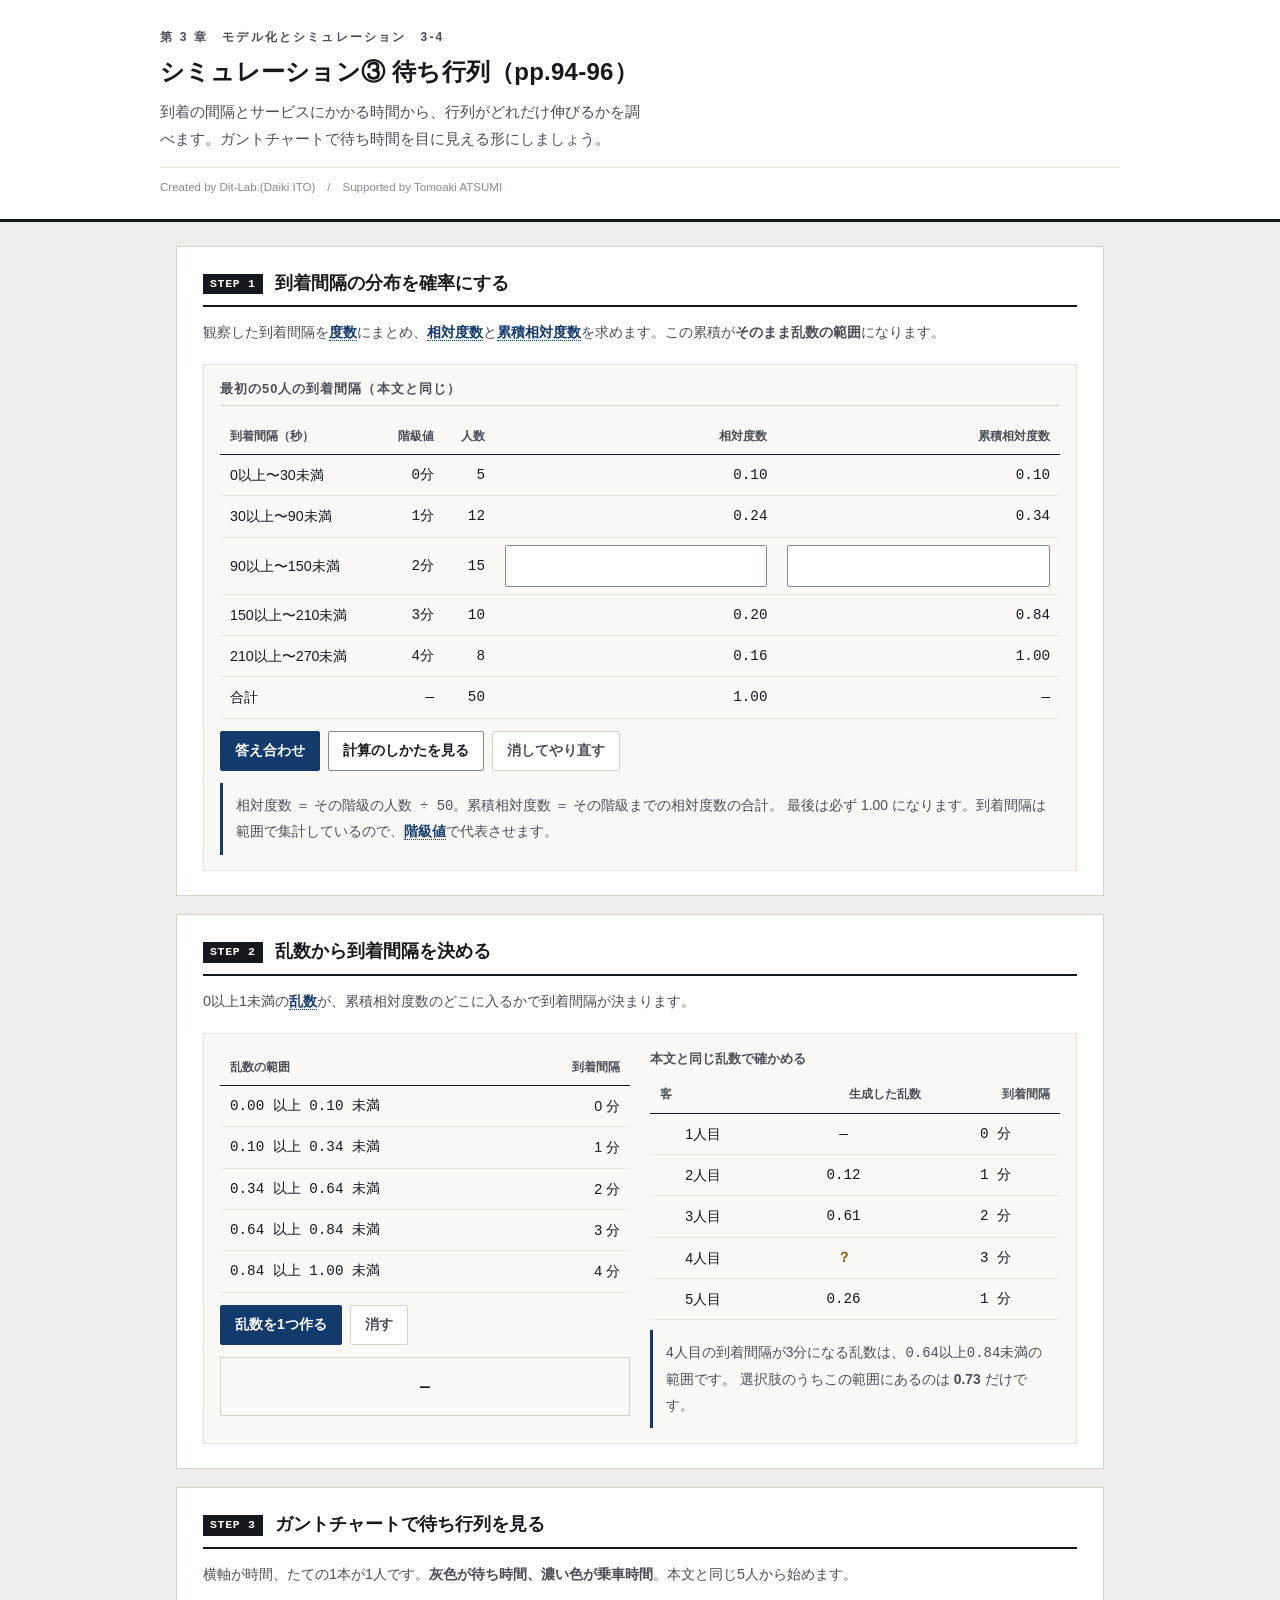
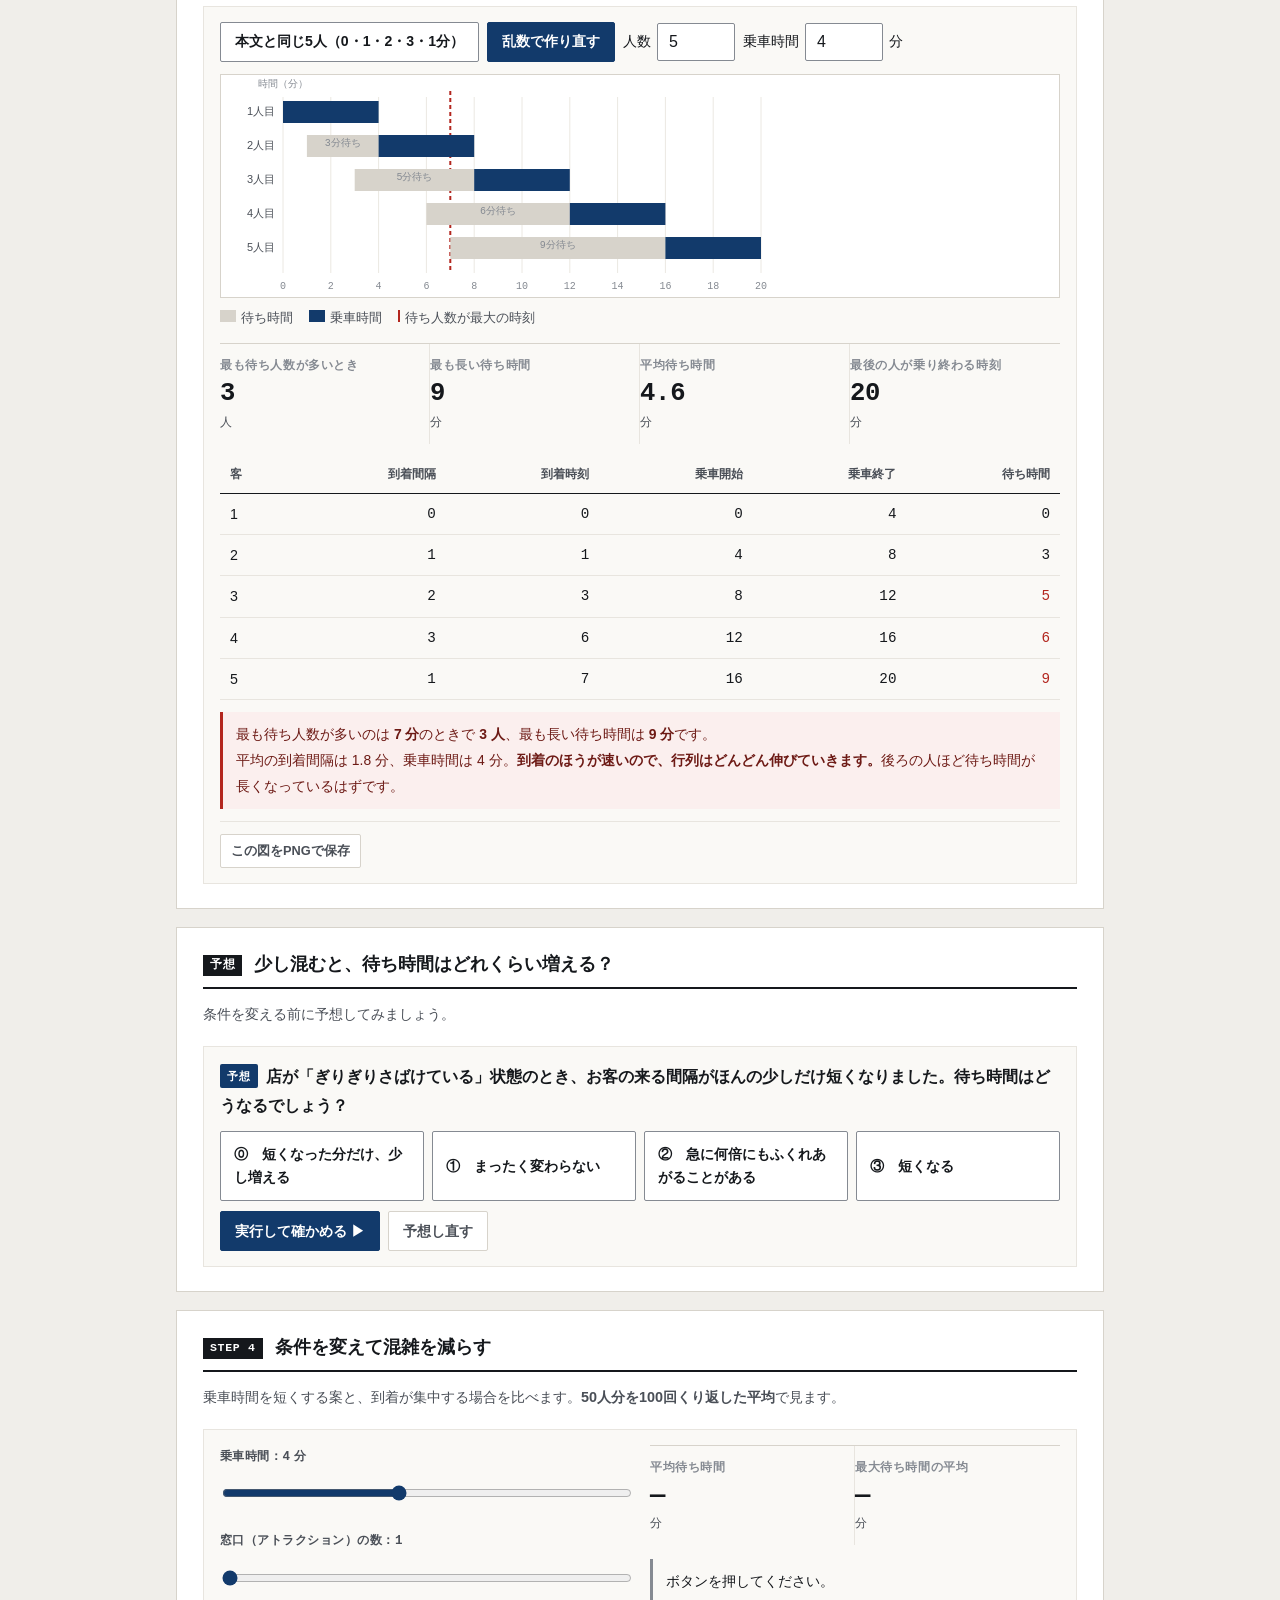
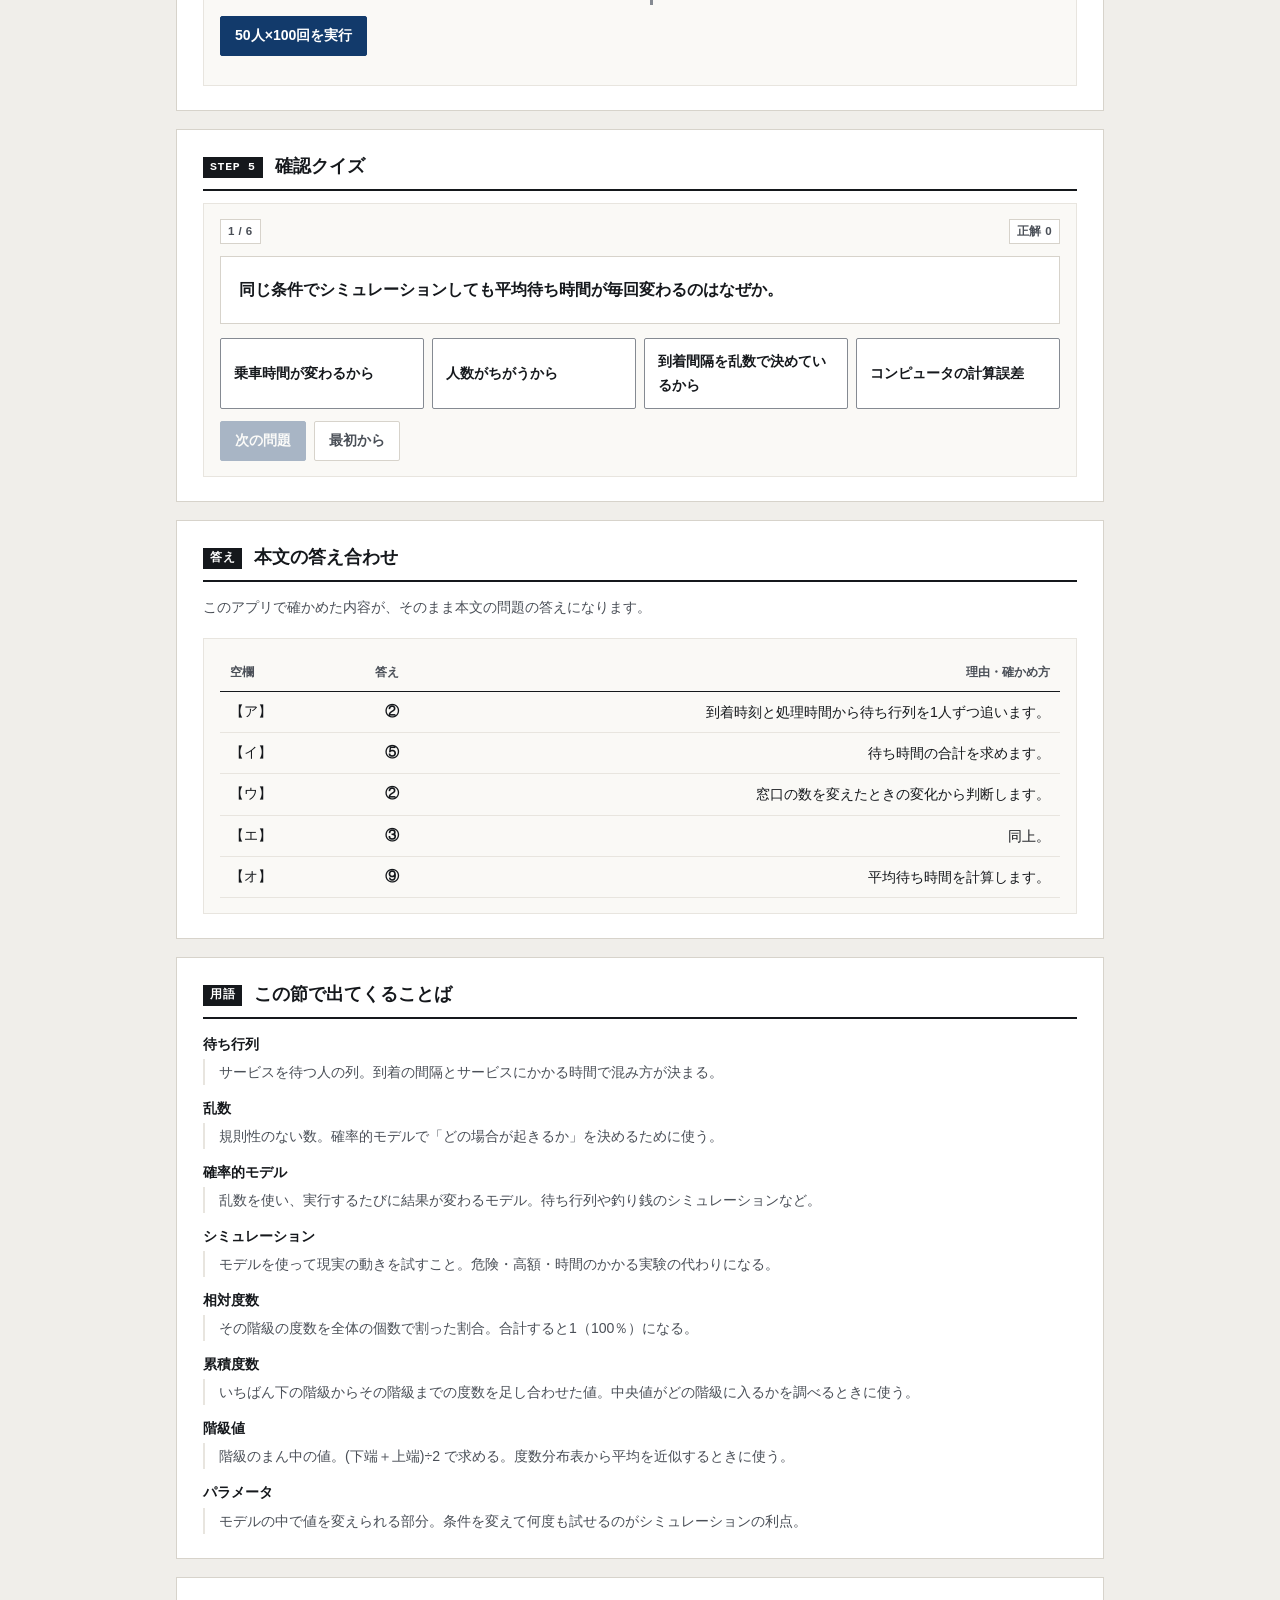
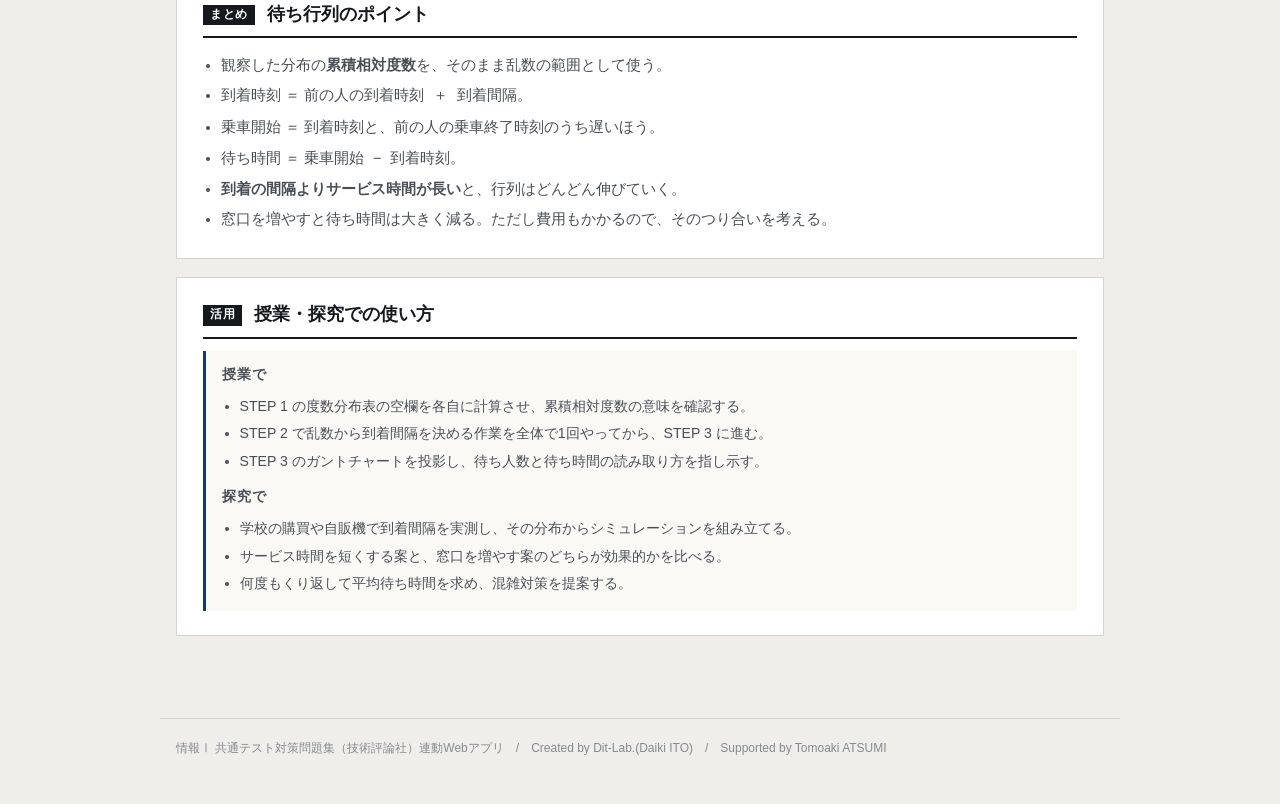
<file: index.html>
<!DOCTYPE html>
<html lang="ja">
<head>
<meta charset="UTF-8">
<meta name="viewport" content="width=device-width, initial-scale=1.0">
<title>シミュレーション③ 待ち行列｜情報Ⅰ共通テスト対策問題集</title>
<meta name="description" content="到着の間隔とサービスにかかる時間から、行列がどれだけ伸びるかを調べます。ガントチャートで待ち時間を目に見える形にしましょう。">
<link rel="icon" href="data:image/svg+xml,%3Csvg xmlns=%22http://www.w3.org/2000/svg%22 viewBox=%220 0 32 32%22%3E%3Crect width=%2232%22 height=%2232%22 fill=%22%2315181c%22/%3E%3Ctext x=%2216%22 y=%2222%22 font-size=%2218%22 font-family=%22monospace%22 fill=%22%23fff%22 text-anchor=%22middle%22%3E01%3C/text%3E%3C/svg%3E">
<link rel="stylesheet" href="css/style.css?v=bdbb3cb0">
<link rel="stylesheet" href="css/app.css?v=5020e90a">
</head>
<body>

<header class="app-header">
  <div class="inner">
    <span class="eyebrow">第 3 章　モデル化とシミュレーション　3-4</span>
    <h1>シミュレーション③ 待ち行列（pp.94-96）</h1>
    <p class="lead">到着の間隔とサービスにかかる時間から、行列がどれだけ伸びるかを調べます。ガントチャートで待ち時間を目に見える形にしましょう。</p>
    <p class="credit">Created by Dit-Lab.(Daiki ITO)　/　Supported by Tomoaki ATSUMI</p>
  </div>
</header>

<main class="wrap">
  <section class="step" id="step1">
    <h2><span class="no">STEP 1</span>到着間隔の分布を確率にする</h2>
    <p class="desc">観察した到着間隔を<span class="term" data-t="度数">度数</span>にまとめ、<span class="term" data-t="相対度数">相対度数</span>と<span class="term" data-t="累積度数">累積相対度数</span>を求めます。この累積が<strong>そのまま乱数の範囲</strong>になります。</p>

    <div class="panel">
      <h3>最初の50人の到着間隔（本文と同じ）</h3>
      <div class="tbl-scroll"><table class="tbl" id="arrTable"></table></div>
      <div class="btn-row" style="margin-top:12px">
        <button class="btn primary" id="checkArr">答え合わせ</button>
        <button class="btn" id="showArr">計算のしかたを見る</button>
        <button class="btn ghost" id="resetArr">消してやり直す</button>
      </div>
      <div class="note" id="arrFb" hidden style="margin-top:12px"></div>
      <div class="note info" style="margin-top:12px">
        相対度数 ＝ <span class="mono">その階級の人数 ÷ 50</span>。累積相対度数 ＝ <span class="mono">その階級までの相対度数の合計</span>。
        最後は必ず 1.00 になります。到着間隔は範囲で集計しているので、<span class="term" data-t="階級値">階級値</span>で代表させます。
      </div>
    </div>
  </section>

  <section class="step" id="step2">
    <h2><span class="no">STEP 2</span>乱数から到着間隔を決める</h2>
    <p class="desc">0以上1未満の<span class="term" data-t="乱数">乱数</span>が、累積相対度数のどこに入るかで到着間隔が決まります。</p>
    <div class="panel">
      <div class="grid c2">
        <div>
          <div class="tbl-scroll"><table class="tbl" id="mapTable"></table></div>
          <div class="btn-row" style="margin-top:12px">
            <button class="btn primary" id="rollOne">乱数を1つ作る</button>
            <button class="btn ghost" id="rollClear">消す</button>
          </div>
          <div class="eqbox" id="rollOut" style="margin-top:12px">—</div>
        </div>
        <div>
          <h3 style="font-size:.84rem;color:var(--ink-2);margin-bottom:8px">本文と同じ乱数で確かめる</h3>
          <div class="tbl-scroll"><table class="tbl" id="rndTable"></table></div>
          <div class="note info" style="margin-top:10px">
            4人目の到着間隔が3分になる乱数は、<span class="mono">0.64以上0.84未満</span>の範囲です。
            選択肢のうちこの範囲にあるのは <strong>0.73</strong> だけです。
          </div>
        </div>
      </div>
    </div>
  </section>

  <section class="step" id="step3">
    <h2><span class="no">STEP 3</span>ガントチャートで待ち行列を見る</h2>
    <p class="desc">横軸が時間、たての1本が1人です。<strong>灰色が待ち時間、濃い色が乗車時間</strong>。本文と同じ5人から始めます。</p>

    <div class="panel">
      <div class="btn-row" style="margin-bottom:12px">
        <button class="btn" id="useBook">本文と同じ5人（0・1・2・3・1分）</button>
        <button class="btn primary" id="reRun">乱数で作り直す</button>
        <label style="font-size:.85rem;display:flex;align-items:center;gap:6px">人数
          <input type="number" id="nPeople" value="5" min="2" max="30" style="width:78px;min-height:36px">
        </label>
        <label style="font-size:.85rem;display:flex;align-items:center;gap:6px">乗車時間
          <input type="number" id="svcTime" value="4" min="1" max="15" style="width:78px;min-height:36px">分
        </label>
      </div>
      <div id="gantt"></div>
      <div class="legend2">
        <span><i style="background:#d7d3cb"></i>待ち時間</span>
        <span><i style="background:#123a6b"></i>乗車時間</span>
        <span><i style="background:none;border-left:2px dashed #b3261e;width:2px"></i>待ち人数が最大の時刻</span>
      </div>
      <div class="metrics" style="margin-top:14px">
        <div class="metric"><div class="k">最も待ち人数が多いとき</div><div class="v" id="mPeak">—</div><div class="s">人</div></div>
        <div class="metric"><div class="k">最も長い待ち時間</div><div class="v" id="mMaxWait">—</div><div class="s">分</div></div>
        <div class="metric"><div class="k">平均待ち時間</div><div class="v" id="mAvgWait">—</div><div class="s">分</div></div>
        <div class="metric"><div class="k">最後の人が乗り終わる時刻</div><div class="v" id="mEnd">—</div><div class="s">分</div></div>
      </div>
      <div class="tbl-scroll" style="margin-top:12px"><table class="tbl" id="qTable"></table></div>
      <div class="note" id="qNote" style="margin-top:12px"></div>
      <div class="toolbar" id="qTools"></div>
    </div>
  </section>

  <section class="step">
    <h2><span class="no">予想</span>少し混むと、待ち時間はどれくらい増える？</h2>
    <p class="desc">条件を変える前に予想してみましょう。</p>
    <div class="panel"><div id="pdQ"></div></div>
  </section>

  <section class="step" id="step4">
    <h2><span class="no">STEP 4</span>条件を変えて混雑を減らす</h2>
    <p class="desc">乗車時間を短くする案と、到着が集中する場合を比べます。<strong>50人分を100回くり返した平均</strong>で見ます。</p>
    <div class="panel">
      <div class="grid c2">
        <div>
          <label class="fld" for="svc2">乗車時間：<span class="mono" id="svc2V">4</span> 分</label>
          <input type="range" id="svc2" min="1" max="8" step="1" value="4">
          <label class="fld" style="margin-top:10px" for="lanes">窓口（アトラクション）の数：<span class="mono" id="lanesV">1</span></label>
          <input type="range" id="lanes" min="1" max="4" step="1" value="1">
          <div class="btn-row" style="margin-top:12px"><button class="btn primary" id="runMany">50人×100回を実行</button></div>
        </div>
        <div>
          <div class="metrics">
            <div class="metric"><div class="k">平均待ち時間</div><div class="v" id="sAvg">—</div><div class="s">分</div></div>
            <div class="metric"><div class="k">最大待ち時間の平均</div><div class="v" id="sMax">—</div><div class="s">分</div></div>
          </div>
          <div class="note" id="manyNote" style="margin-top:14px">ボタンを押してください。</div>
        </div>
      </div>
      <div id="manyChart" style="margin-top:14px"></div>
    </div>
  </section>

  <section class="step" id="step5">
    <h2><span class="no">STEP 5</span>確認クイズ</h2>
    <div class="panel">
      <div class="qhead">
        <span class="badge" id="qProgress">1 / 1</span>
        <span class="badge">正解 <span class="score" id="qScore">0</span></span>
      </div>
      <div class="card-q"><div class="q-scene" id="qText"></div></div>
      <div class="choice4" id="qChoices"></div>
      <div class="note" id="qFb" hidden style="margin-top:12px"></div>
      <div class="btn-row" style="margin-top:12px">
        <button class="btn primary" id="qNext" disabled>次の問題</button>
        <button class="btn ghost" id="qReset">最初から</button>
      </div>
    </div>
  </section>

  <section class="step" id="ansBox">
    <h2><span class="no">答え</span>本文の答え合わせ</h2>
    <p class="desc">このアプリで確かめた内容が、そのまま本文の問題の答えになります。</p>
    <div class="panel">
      <div class="tbl-scroll"><table class="tbl"><thead><tr><th>空欄</th><th>答え</th><th>理由・確かめ方</th></tr></thead><tbody><tr><td class="mono">【ア】</td><td class="mono"><strong>②</strong></td><td>到着時刻と処理時間から待ち行列を1人ずつ追います。</td></tr><tr><td class="mono">【イ】</td><td class="mono"><strong>⑤</strong></td><td>待ち時間の合計を求めます。</td></tr><tr><td class="mono">【ウ】</td><td class="mono"><strong>②</strong></td><td>窓口の数を変えたときの変化から判断します。</td></tr><tr><td class="mono">【エ】</td><td class="mono"><strong>③</strong></td><td>同上。</td></tr><tr><td class="mono">【オ】</td><td class="mono"><strong>⑨</strong></td><td>平均待ち時間を計算します。</td></tr></tbody></table></div>
    </div>
  </section>

  <section class="step" id="glossary">
    <h2><span class="no">用語</span>この節で出てくることば</h2>
    <div id="glossBox"></div>
  </section>

  <section class="step">
    <h2><span class="no">まとめ</span>待ち行列のポイント</h2>
    <ul style="margin:0;padding-left:1.2em;color:var(--ink-2);font-size:.92rem;line-height:2.05">
      <li>観察した分布の<strong>累積相対度数</strong>を、そのまま乱数の範囲として使う。</li>
      <li>到着時刻 ＝ <span class="mono">前の人の到着時刻 ＋ 到着間隔</span>。</li>
      <li>乗車開始 ＝ <span class="mono">到着時刻と、前の人の乗車終了時刻のうち遅いほう</span>。</li>
      <li>待ち時間 ＝ <span class="mono">乗車開始 − 到着時刻</span>。</li>
      <li><strong>到着の間隔よりサービス時間が長い</strong>と、行列はどんどん伸びていく。</li>
      <li>窓口を増やすと待ち時間は大きく減る。ただし費用もかかるので、そのつり合いを考える。</li>
    </ul>
  </section>

  <section class="step">
    <h2><span class="no">活用</span>授業・探究での使い方</h2>
    <div class="use-note">
      <h3>授業で</h3>
      <ul>
        <li>STEP 1 の度数分布表の空欄を各自に計算させ、累積相対度数の意味を確認する。</li>
        <li>STEP 2 で乱数から到着間隔を決める作業を全体で1回やってから、STEP 3 に進む。</li>
        <li>STEP 3 のガントチャートを投影し、待ち人数と待ち時間の読み取り方を指し示す。</li>
      </ul>
      <h3 style="margin-top:12px">探究で</h3>
      <ul>
        <li>学校の購買や自販機で到着間隔を実測し、その分布からシミュレーションを組み立てる。</li>
        <li>サービス時間を短くする案と、窓口を増やす案のどちらが効果的かを比べる。</li>
        <li>何度もくり返して平均待ち時間を求め、混雑対策を提案する。</li>
      </ul>
    </div>
  </section>

</main>

<footer class="app-footer">
  情報Ⅰ 共通テスト対策問題集（技術評論社）連動Webアプリ　/　Created by Dit-Lab.(Daiki ITO)　/　Supported by Tomoaki ATSUMI
</footer>

<script src="js/tools.js?v=c07db610"></script>
<script src="js/chart.js?v=fb6e3be1"></script>
<script src="js/terms.js?v=eed9ff1d"></script>
<script src="js/predict.js?v=1b9c8bf0"></script>
<script src="js/app.js?v=ab27d10e"></script>
</body>
</html>
</file>
<file: css/style.css>
/* =========================================================
   情報Ⅰ 共通テスト対策問題集 — Web アプリ共通スタイル
   紙面（参考書）に寄せた設計。装飾色は使わず、色は意味を持つときだけ。
   ========================================================= */

:root{
  --paper:#ffffff;
  --paper-2:#faf9f6;      /* うすい紙 */
  --bg:#f0eeea;           /* 台紙 */
  --ink:#15181c;
  --ink-2:#4a4f57;
  --ink-3:#858a92;
  --rule:#d7d3cb;         /* 罫線 */
  --rule-2:#e8e5df;
  --accent:#123a6b;       /* 濃紺。主要操作と現在地だけに使う */
  --accent-w:#e9eef6;
  --zero:#c0392b;         /* 左＝0 */
  --one:#1d4ed8;          /* 右＝1 */
  --ok:#1f7a3d;   --ok-bg:#eef6f0;
  --ng:#b3261e;   --ng-bg:#fbefee;
  --warn:#8a5a00; --warn-bg:#fbf5e8;
  --font:"Hiragino Kaku Gothic ProN","Hiragino Sans","Yu Gothic Medium","Yu Gothic",
         "Noto Sans JP",Meiryo,-apple-system,BlinkMacSystemFont,sans-serif;
  --mono:"SFMono-Regular",Menlo,Consolas,"Courier New",monospace;
}

*{box-sizing:border-box}
[hidden]{display:none !important}
html{-webkit-text-size-adjust:100%}
body{
  margin:0; background:var(--bg); color:var(--ink);
  font-family:var(--font); font-size:16px; line-height:1.85;
  font-feature-settings:"palt" 1;
}
h1,h2,h3,h4{line-height:1.45; margin:0; font-weight:700}
p{margin:0 0 .75em} p:last-child{margin-bottom:0}
a{color:var(--accent)}

/* ---------- 標題 ---------- */
.app-header{background:var(--paper); border-bottom:3px solid var(--ink); padding:26px 20px 20px}
.app-header .inner{max-width:960px; margin:0 auto}
.app-header .eyebrow{
  font-size:.75rem; font-weight:700; color:var(--ink-2); letter-spacing:.18em;
  display:block; margin-bottom:7px;
}
.app-header h1{font-size:1.5rem; letter-spacing:.01em}
.app-header .lead{font-size:.92rem; color:var(--ink-2); margin-top:9px; max-width:60ch}
.app-header .credit{
  font-size:.72rem; color:var(--ink-3); margin-top:14px;
  padding-top:9px; border-top:1px solid var(--rule-2);
}

/* ---------- 版面 ---------- */
.wrap{max-width:960px; margin:0 auto; padding:24px 16px 64px}
.step{background:var(--paper); border:1px solid var(--rule); padding:24px 26px; margin-bottom:18px}
.step > h2{
  display:flex; align-items:baseline; gap:12px; font-size:1.1rem;
  padding-bottom:9px; border-bottom:2px solid var(--ink); margin-bottom:12px;
}
.step > h2 .no{
  flex:none; font-family:var(--mono); font-size:.72rem; font-weight:700;
  background:var(--ink); color:var(--paper); padding:2px 7px; letter-spacing:.06em;
  position:relative; top:-2px;
}
.step > .desc{color:var(--ink-2); font-size:.9rem; margin-bottom:18px}
.step[hidden]{display:none}

.grid{display:grid; gap:20px}
.grid > *{min-width:0}          /* 子の中身で列が広がるのを防ぐ */
@media(min-width:800px){ .grid.c2{grid-template-columns:1fr 1fr} }
@media(min-width:800px){ .grid.c21{grid-template-columns:1.45fr 1fr} }

.panel{border:1px solid var(--rule-2); background:var(--paper-2); padding:15px 16px; min-width:0}
.panel > h3{
  font-size:.8rem; font-weight:700; color:var(--ink-2); letter-spacing:.08em;
  margin-bottom:12px; padding-bottom:6px; border-bottom:1px solid var(--rule);
}

/* ---------- 部品 ---------- */
.btn{
  appearance:none; border:1px solid var(--ink-3); background:var(--paper); color:var(--ink);
  font-family:inherit; font-size:.88rem; font-weight:700; padding:8px 14px;
  border-radius:2px; cursor:pointer; min-height:40px; line-height:1.4;
  transition:background .12s, border-color .12s, color .12s;
}
.btn:hover:not(:disabled){background:var(--accent-w); border-color:var(--accent); color:var(--accent)}
.btn:disabled{opacity:.35; cursor:not-allowed}
.btn.primary{background:var(--accent); color:var(--paper); border-color:var(--accent)}
.btn.primary:hover:not(:disabled){background:#0d2c53; color:var(--paper)}
.btn.ghost{border-color:var(--rule); color:var(--ink-2)}
.btn.sm{font-size:.8rem; padding:5px 10px; min-height:34px}
.btn-row{display:flex; flex-wrap:wrap; gap:8px; align-items:center}

/* タブ（見出し下線式） */
.seg{display:flex; gap:0; border-bottom:1px solid var(--rule)}
.seg button{
  appearance:none; border:0; background:transparent; font-family:inherit; font-size:.88rem;
  font-weight:700; color:var(--ink-3); padding:9px 4px; margin-right:26px; cursor:pointer;
  border-bottom:3px solid transparent; margin-bottom:-1px; min-height:40px;
}
.seg button:hover{color:var(--ink-2)}
.seg button[aria-pressed="true"]{color:var(--ink); border-bottom-color:var(--accent)}

label.fld{display:block; font-size:.78rem; font-weight:700; color:var(--ink-2); margin-bottom:5px; letter-spacing:.04em}
input[type=text], textarea, input[type=number]{
  width:100%; font-family:inherit; font-size:1rem; color:var(--ink);
  border:1px solid var(--ink-3); border-radius:2px; padding:9px 11px;
  background:var(--paper); min-height:42px;
}
input:focus, textarea:focus{outline:2px solid var(--accent); outline-offset:-1px; border-color:var(--accent)}
.btn:focus-visible, .seg button:focus-visible, .node-card:focus-visible{outline:2px solid var(--accent); outline-offset:2px}
textarea{resize:vertical; line-height:1.7}
.mono{font-family:var(--mono)}

table.tbl{width:100%; border-collapse:collapse; font-size:.89rem}
table.tbl th, table.tbl td{border-bottom:1px solid var(--rule-2); padding:7px 10px; text-align:right}
table.tbl th:first-child, table.tbl td:first-child{text-align:left}
table.tbl thead th{border-bottom:1.5px solid var(--ink); font-size:.76rem; color:var(--ink-2); font-weight:700; white-space:nowrap}
.tbl-scroll{overflow-x:auto; -webkit-overflow-scrolling:touch; max-width:100%}

.note{padding:10px 13px; font-size:.87rem; border-left:3px solid var(--ink-3); background:var(--paper-2); overflow-wrap:break-word; word-break:break-word}
.note.ok{background:var(--ok-bg); border-left-color:var(--ok); color:#123f22}
.note.ng{background:var(--ng-bg); border-left-color:var(--ng); color:#6d1a15}
.note.info{background:var(--paper-2); border-left-color:var(--accent); color:var(--ink-2)}
.note.warn{background:var(--warn-bg); border-left-color:var(--warn); color:#5c3d00}
.note[hidden]{display:none}

.badge{
  display:inline-block; font-size:.72rem; font-weight:700; padding:1px 7px;
  border:1px solid var(--rule); color:var(--ink-2); background:var(--paper); letter-spacing:.04em;
}

/* 数値は罫線で仕切るだけ。カードにしない */
.metrics{display:flex; flex-wrap:wrap; gap:0; border-top:1px solid var(--rule)}
.metric{flex:1 1 130px; padding:11px 14px 11px 0; border-right:1px solid var(--rule-2)}
.metric:last-child{border-right:0}
.metric .k{font-size:.74rem; color:var(--ink-3); font-weight:700; letter-spacing:.05em}
.metric .v{font-size:1.6rem; font-weight:700; line-height:1.3; font-family:var(--mono); letter-spacing:-.01em}
.metric .s{font-size:.76rem; color:var(--ink-2)}

.bit0{color:var(--zero); font-weight:700}
.bit1{color:var(--one); font-weight:700}

.app-footer{
  max-width:960px; margin:0 auto; padding:18px 16px 44px; color:var(--ink-3);
  font-size:.75rem; border-top:1px solid var(--rule);
}
.sr-only{position:absolute;width:1px;height:1px;overflow:hidden;clip:rect(0 0 0 0);white-space:nowrap}

@media(max-width:640px){
  body{font-size:15px}
  .app-header{padding:20px 16px 16px}
  .app-header h1{font-size:1.16rem}
  .wrap{padding:16px 12px 52px}
  .step{padding:18px 15px}
  .seg button{margin-right:18px; font-size:.84rem}
  .metric{flex-basis:50%; border-right:0}
}
@media (prefers-reduced-motion:reduce){ *{animation:none!important; transition:none!important} }

/* ---------- 自分のデータ・共有・印刷 ---------- */
.toolbar{display:flex; flex-wrap:wrap; gap:8px; align-items:center; margin-top:12px;
  padding-top:12px; border-top:1px solid var(--rule-2)}
.toolbar .hint{font-size:.78rem; color:var(--ink-3)}
.paste-area{width:100%; min-height:110px; font-family:var(--mono); font-size:.86rem}
.use-note{background:var(--paper-2); border-left:3px solid var(--accent); padding:14px 16px; font-size:.88rem}
.use-note h3{font-size:.86rem; letter-spacing:.06em; margin-bottom:8px; color:var(--ink-2)}
.use-note ol, .use-note ul{margin:0; padding-left:1.25em; line-height:1.95; color:var(--ink-2)}

@media print{
  body{background:#fff}
  .app-header{border-bottom:2px solid #000}
  .step{border:1px solid #bbb; break-inside:avoid; page-break-inside:avoid; margin-bottom:12px}
  .btn, .seg, .toolbar, input[type=range]{display:none !important}
  .note{border-left-width:2px}
  a[href]:after{content:""}
}

/* ---------- 入力グリッド ---------- */
.dg-scroll{overflow:auto; -webkit-overflow-scrolling:touch; border:1px solid var(--rule); background:var(--paper); max-height:420px}
table.dg{border-collapse:collapse; font-family:var(--mono); font-size:.9rem; min-width:100%}
table.dg th, table.dg td{border:1px solid var(--rule-2); padding:0}
table.dg thead th{background:var(--paper-2); position:sticky; top:0; z-index:2}
table.dg .dg-n{background:var(--paper-2); color:var(--ink-3); font-size:.76rem; font-weight:400;
  text-align:center; min-width:34px; padding:0 4px; position:sticky; left:0; z-index:1}
table.dg .dg-corner{background:var(--paper-2); min-width:34px; position:sticky; left:0; z-index:3}
table.dg .dg-act{background:var(--paper-2); width:34px}
.dg-h, .dg-c{width:100%; min-width:96px; border:0; background:transparent; font-family:inherit;
  font-size:.9rem; padding:8px 9px; color:var(--ink); min-height:38px}
.dg-h{font-weight:700; font-family:var(--font); font-size:.82rem; color:var(--ink-2)}
.dg-c.num{text-align:right}
.dg-c:focus, .dg-h:focus{outline:2px solid var(--accent); outline-offset:-2px; background:var(--accent-w)}
.dg-del{border:0; background:transparent; color:var(--ink-3); cursor:pointer; width:32px; height:34px; font-size:1rem}
.dg-del:hover{color:var(--ng)}
.dg-tools{display:flex; flex-wrap:wrap; gap:8px; align-items:center; margin-top:10px}
.dg-hint{font-size:.76rem; color:var(--ink-3)}

/* ---------- ファイル読み込み ---------- */
.filebox{display:flex; flex-wrap:wrap; gap:10px; align-items:center; padding:12px;
  border:1px dashed var(--rule); background:var(--paper-2)}
.filebox input[type=file]{font-size:.85rem; font-family:inherit; max-width:100%}
.filebox .sel{max-width:220px}
.filelabel{display:inline-flex; align-items:center; gap:6px; font-size:.85rem; font-weight:700;
  border:1px solid var(--ink-3); background:var(--paper); padding:8px 14px; border-radius:2px; cursor:pointer; min-height:40px}
.filelabel:hover{border-color:var(--accent); color:var(--accent); background:var(--accent-w)}
.filelabel input{display:none}

/* ---------- 用語解説 ---------- */
.term{position:relative; border-bottom:1.5px dotted var(--accent); cursor:help; color:var(--accent); font-weight:700}
.term .term-pop{display:none; position:absolute; left:0; top:1.7em; z-index:50; width:min(300px,78vw);
  background:var(--paper); border:1px solid var(--ink-3); box-shadow:0 6px 20px rgba(0,0,0,.14);
  padding:10px 12px; font-size:.82rem; font-weight:400; color:var(--ink-2); line-height:1.75;
  border-left:3px solid var(--accent); cursor:auto; text-align:left}
.term .term-pop b{display:block; color:var(--ink); font-size:.86rem; margin-bottom:3px}
.term.open .term-pop{display:block}
dl.gloss{margin:0; font-size:.88rem}
dl.gloss dt{font-weight:700; color:var(--ink); margin-top:10px}
dl.gloss dt:first-child{margin-top:0}
dl.gloss dd{margin:2px 0 0; color:var(--ink-2); line-height:1.85; padding-left:1em; border-left:2px solid var(--rule-2)}
@media print{ .term{border-bottom:0; color:inherit} .term .term-pop{display:none !important} }

/* ---------- スマホ・タブレット ---------- */
@media (max-width:1024px){
  /* iOS で入力時に画面が勝手に拡大するのを防ぐ（16px 未満だとズームする） */
  input[type=text], input[type=number], textarea, select, .dg-c, .dg-h{ font-size:16px }
  .dg-c, .dg-h{ min-width:110px }
}
@media (max-width:820px){
  .grid.c2,.grid.c21{grid-template-columns:1fr}
  .dg-scroll{max-height:340px}
  .filebox{flex-direction:column; align-items:stretch}
  .filebox .sel{max-width:100%}
  .term .term-pop{left:auto; right:0; width:min(280px,86vw)}
}
@media (max-width:480px){
  .step > h2{font-size:1rem; flex-wrap:wrap}
  .metrics{gap:0}
  .metric{flex-basis:50%; padding-right:10px}
  .metric .v{font-size:1.3rem}
  .btn{padding:8px 12px}
  .dg-tools{gap:6px}
  .dg-hint{width:100%}
}
/* タッチ操作でのスクロールを滑らかに */
.tbl-scroll, .dg-scroll, .tree-box{ -webkit-overflow-scrolling:touch; overscroll-behavior-x:contain }

/* 幅指定つきの入力欄がスマートフォンではみ出さないようにする */
input[type=text], input[type=number], input[type=search], textarea, select{ max-width:100% }
.btn-row > label{ min-width:0; max-width:100% }
.btn-row > label input, .btn-row > label select{ max-width:100% }

/* 共通：○×判定・並べかえ（quiz.js 用） */
.abcde{border:1px solid var(--rule); border-radius:3px; overflow:hidden}
.abcde > div{border-top:1px solid var(--rule); padding:10px 12px}
.abcde > div:first-child{border-top:0}
.abcde .st{display:flex; gap:10px; align-items:flex-start; flex-wrap:wrap}
.abcde .st .k{font-weight:700; font-family:var(--mono); min-width:1.4em}
.abcde .st .t{flex:1; min-width:12em}
.abcde .jb{display:flex; gap:6px}
.abcde .jb .btn{min-width:3.4em; padding:6px 10px; text-align:center}
.prep{display:grid; grid-template-columns:repeat(auto-fit,minmax(150px,1fr)); gap:10px; margin-top:10px}
.prep .slot{border:1px dashed var(--ink-3); border-radius:3px; padding:10px; min-height:92px; background:var(--paper)}
.prep .slot.filled{border-style:solid}
.prep .slot .tag{font:700 .74rem/1.4 var(--mono); color:var(--accent); display:block; margin-bottom:6px}
.prep .slot .txt{font-size:.86rem; line-height:1.7}
.cards{display:flex; flex-wrap:wrap; gap:8px; margin-top:10px}
.cards .c{border:1px solid var(--ink-3); border-radius:3px; padding:9px 12px; background:var(--paper);
  cursor:pointer; font-size:.88rem; max-width:100%; text-align:left; font-family:inherit; color:var(--ink)}
.cards .c:hover{background:var(--warn-bg)}
.cards .c.used{opacity:.35; pointer-events:none}

/* --- 予想してから実行 --- */
.pmark{display:inline-block; background:var(--accent); color:#fff; font-size:.7rem; font-weight:700;
  letter-spacing:.08em; padding:2px 7px; border-radius:2px; margin-right:8px; vertical-align:2px}
input.pin{font-size:1.05rem; padding:7px 10px; border:1px solid var(--rule); border-radius:3px;
  width:9em; max-width:100%; background:#fff}
.btn-row .unit{color:var(--muted); font-size:.9rem}
.choice4 .btn.on{border-color:var(--accent); box-shadow:inset 0 0 0 1px var(--accent); font-weight:700}
/* 設問文の見出し（flex ではなく通常の段落。.qhead は左右振り分け用なので用途が別） */
.pq{margin:0 0 10px; font-weight:700; line-height:1.85}

/* --- 自分のテーマでやってみる（ワークシート） --- */
.wsheet{display:grid; gap:14px}
@media(min-width:760px){ .wsheet{grid-template-columns:1fr 1fr} }
.wsf{display:block}
.wsf .wsl{display:block; font-weight:700; font-size:.9rem; margin-bottom:3px}
.wsf .wsh{display:block; font-size:.78rem; color:var(--muted); margin-bottom:5px; line-height:1.6}
.wsf textarea{width:100%; max-width:100%; font:inherit; font-size:.92rem; line-height:1.75;
  padding:8px 10px; border:1px solid var(--rule); border-radius:3px; background:#fff; resize:vertical}
.wsf textarea:focus{outline:2px solid var(--accent); outline-offset:-2px}
.wsout{margin-top:14px; border:1px solid var(--ink-3); border-radius:3px; background:#fff; padding:16px 18px}
.wsout h4{margin:0 0 10px; font-size:1rem}
.wsout dl{margin:0}
.wsout dt{font-weight:700; font-size:.84rem; color:var(--accent); margin-top:10px}
.wsout dd{margin:2px 0 0; font-size:.92rem; line-height:1.85; white-space:pre-wrap}
.wsout .wsmsg{margin:10px 0 0; font-size:.86rem; color:var(--muted)}
@media print{
  .app-header, .btn-row, .step:not(.wsprint){ display:none !important }
  .wsout{border:none; padding:0}
}
</file>
<file: css/app.css>
.qhead{display:flex; justify-content:space-between; align-items:center; margin-bottom:12px}
.card-q{border:1px solid var(--rule); background:var(--paper); padding:18px; margin-bottom:14px}
.q-scene{font-size:1rem; font-weight:700; line-height:1.9}
.choice4{display:grid; gap:8px; grid-template-columns:repeat(auto-fit,minmax(160px,1fr))}
.choice4 .btn{text-align:left; line-height:1.65; padding:11px 13px}
.choice4 .btn.correct{background:var(--ok-bg); border-color:var(--ok); color:var(--ok)}
.choice4 .btn.wrong{background:var(--ng-bg); border-color:var(--ng); color:var(--ng)}
.choice4.locked{pointer-events:none}
.sel{width:100%; font-family:inherit; font-size:.95rem; padding:9px 11px; min-height:42px;
  border:1px solid var(--ink-3); border-radius:2px; background:var(--paper); color:var(--ink)}
input[type=range]{width:100%; accent-color:var(--accent); height:34px}
.why{font-size:.85rem; color:var(--ink-2); line-height:1.85}
.eqbox{font-family:var(--mono); font-size:1.02rem; font-weight:700; text-align:center; padding:14px;
  border:1px solid var(--rule); background:var(--paper-2); line-height:1.8}
.blankin{border:1.5px solid var(--accent); background:#fff; padding:6px 8px; text-align:center;
  font-family:var(--mono); min-height:38px; font-size:.95rem; max-width:120px}
.blankin.ok{border-color:var(--ok); background:var(--ok-bg)}
.blankin.ng{border-color:var(--ng); background:var(--ng-bg)}
table.tbl td .blankin{width:100%; max-width:none}
#arrTable td{font-family:var(--mono); text-align:right}
#arrTable td:first-child{text-align:left; font-family:var(--font)}
#gantt{border:1px solid var(--rule); background:var(--paper); overflow-x:auto}
#gantt svg{display:block}
svg .wait{fill:#d7d3cb}
svg .serve{fill:#123a6b}
svg .glabel{font-size:11px; fill:#4a4f57; dominant-baseline:middle}
svg .gtick{font-size:10px; fill:#858a92; text-anchor:middle; font-family:monospace}
svg .gline{stroke:#ebe8e2}
svg .peak{stroke:#b3261e; stroke-width:2; stroke-dasharray:4 3}
.legend2{display:flex; gap:16px; flex-wrap:wrap; font-size:.8rem; color:var(--ink-2); margin-top:8px; align-items:center}
.legend2 i{display:inline-block; width:16px; height:12px; margin-right:5px}
#rndTable td{font-family:var(--mono); text-align:center}
#rndTable td:first-child{font-family:var(--font)}
</file>
